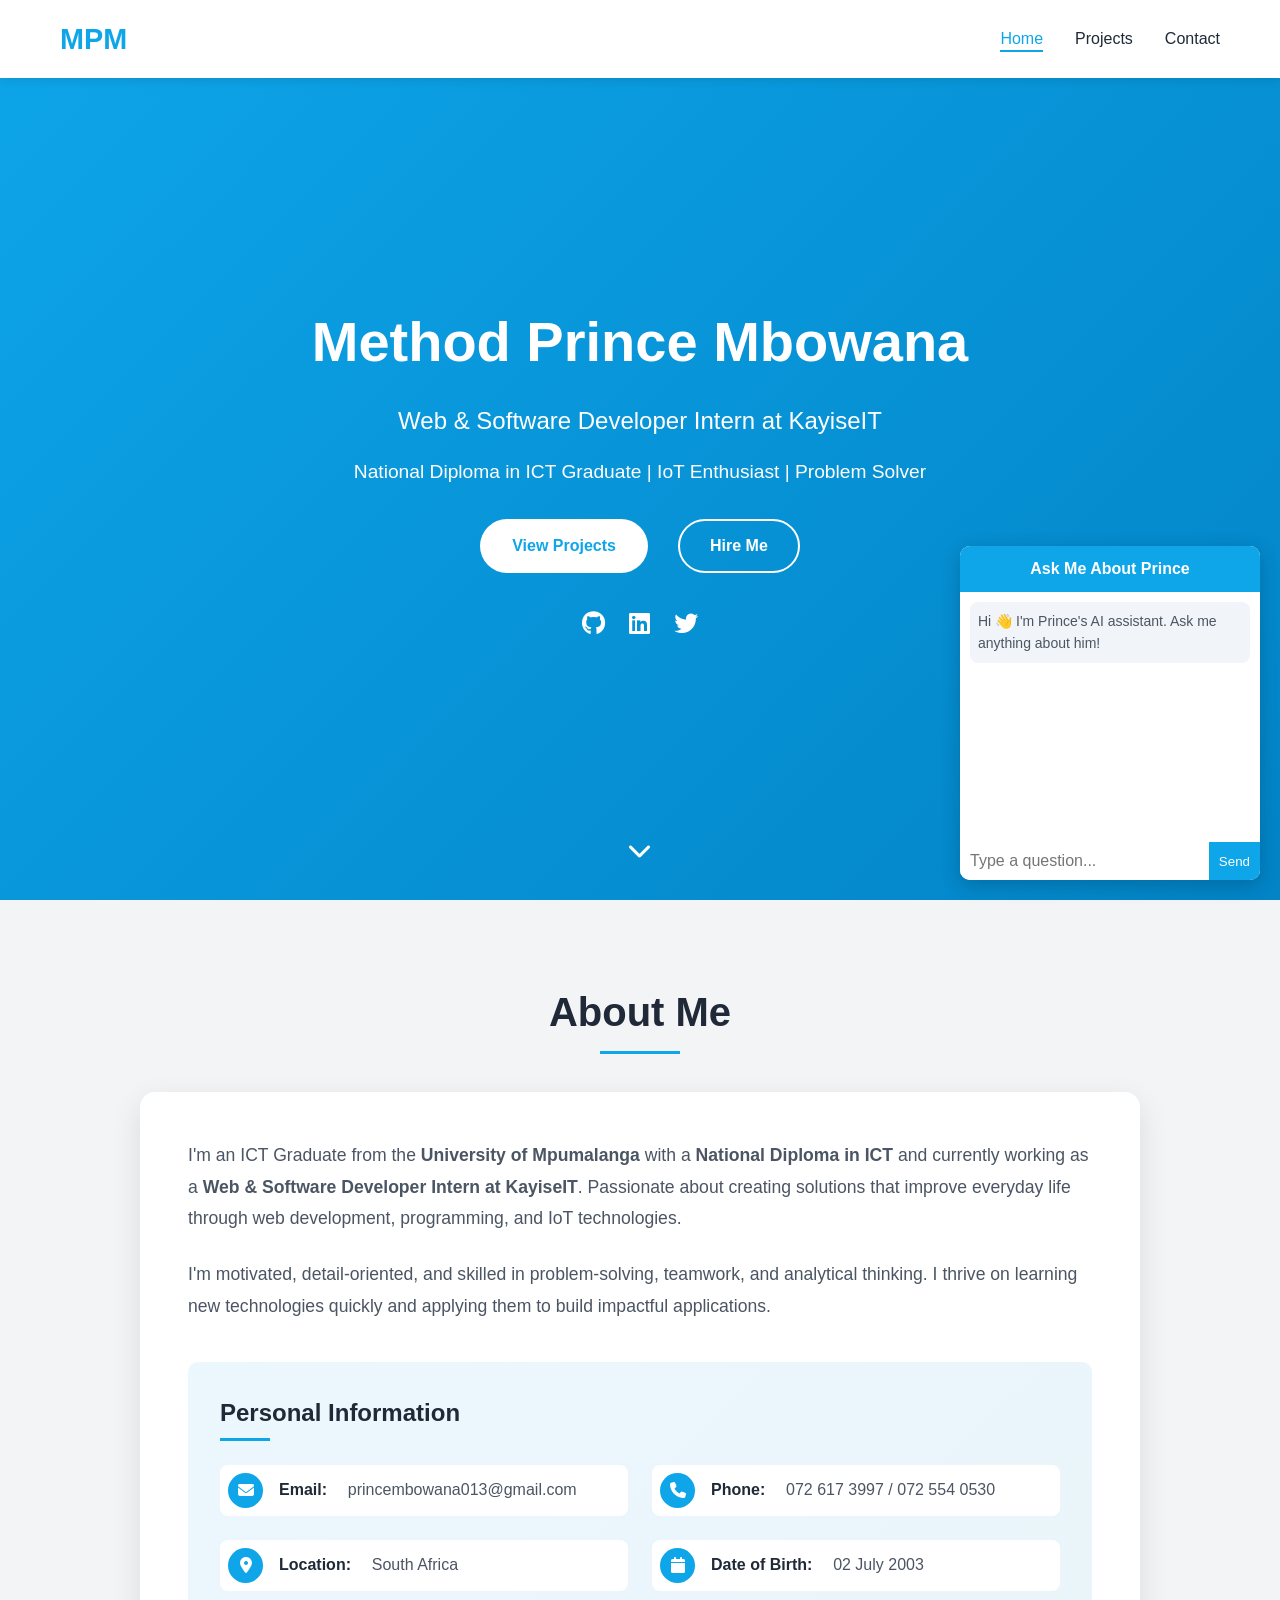
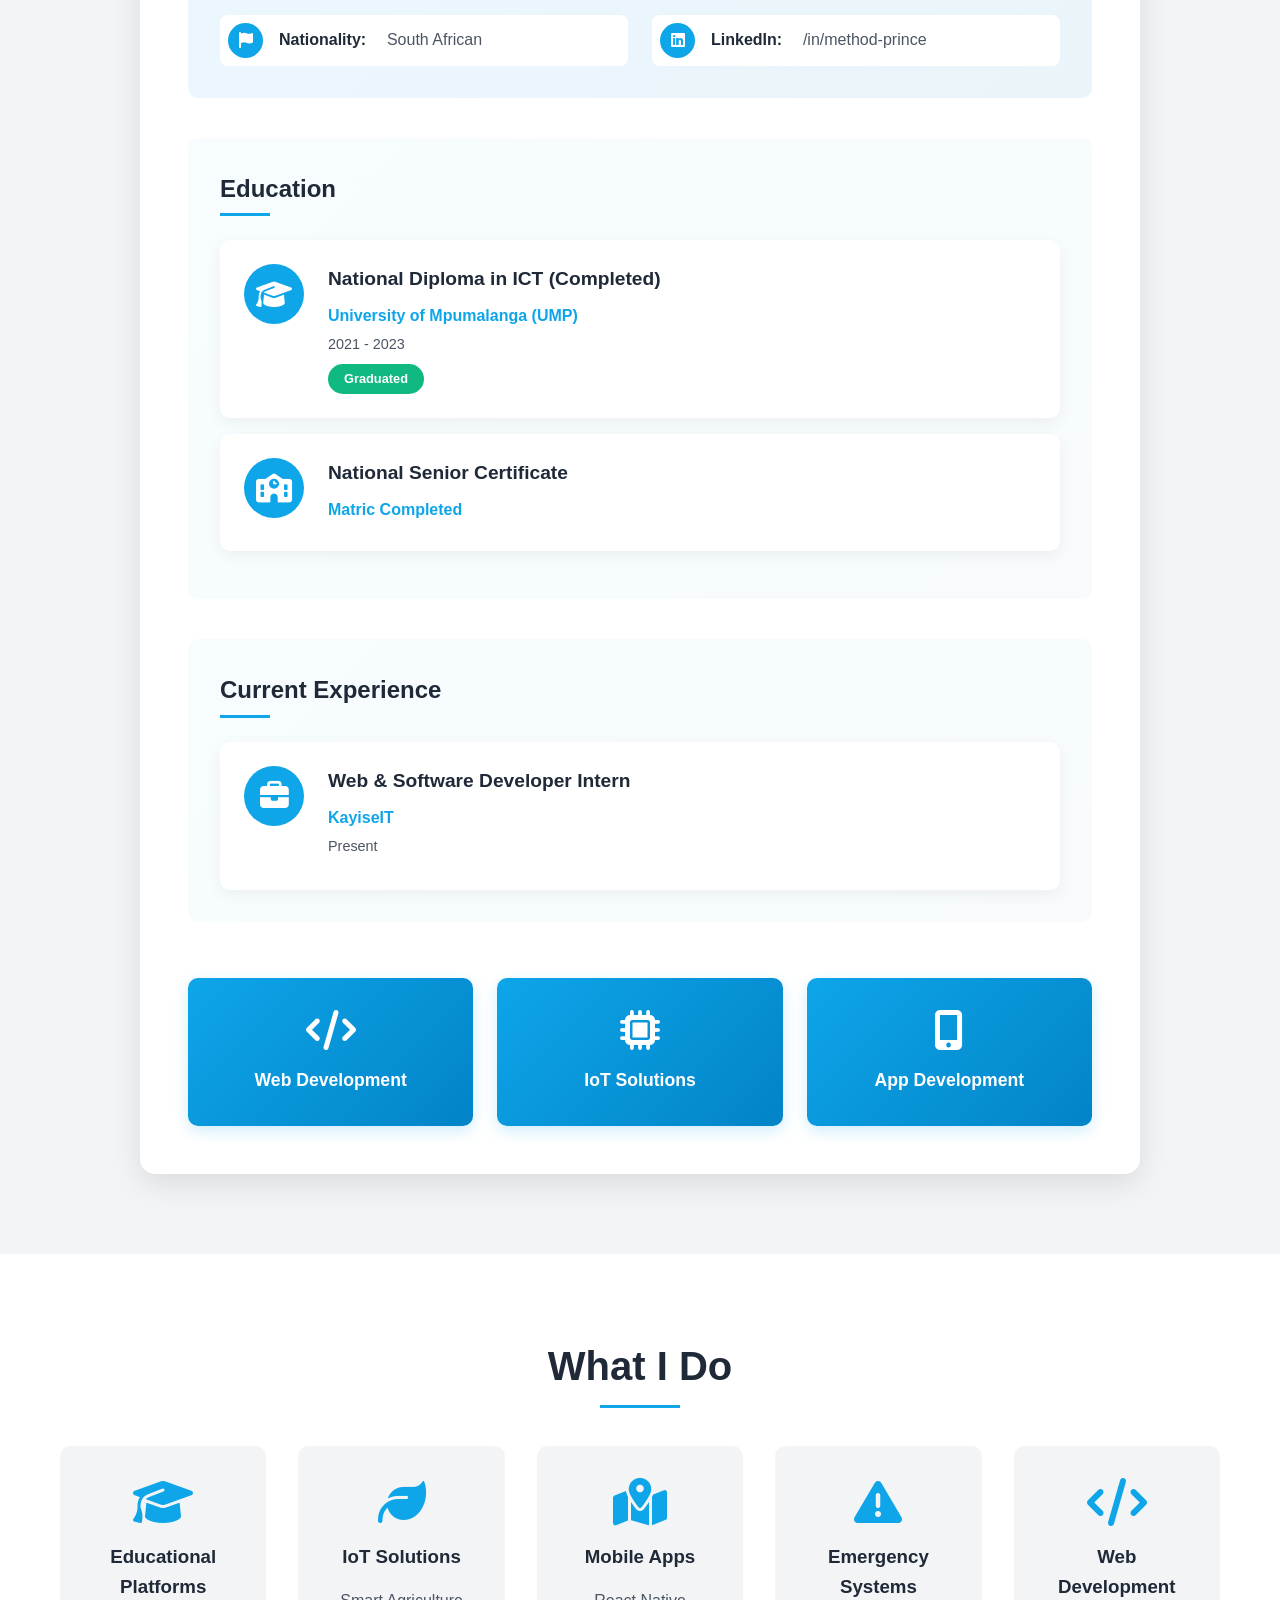
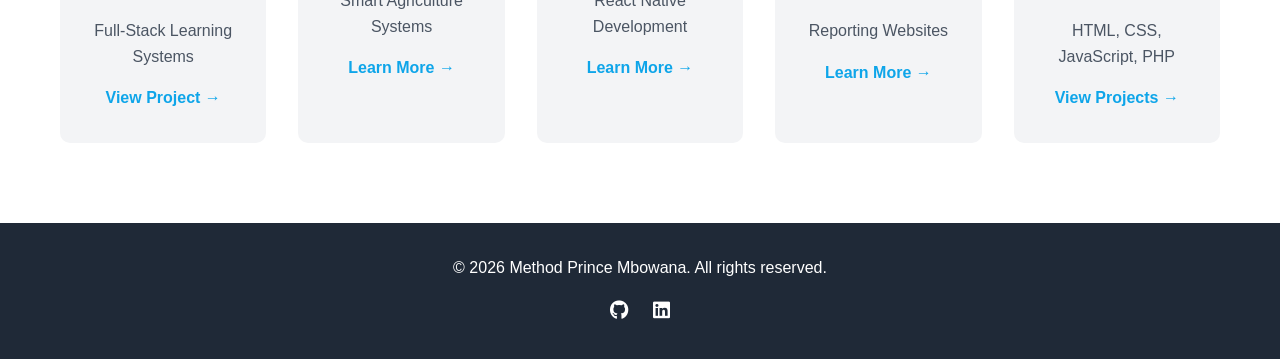
<file: index.html>
<!DOCTYPE html>
<html lang="en">
<head>
    <meta charset="UTF-8">
    <meta name="viewport" content="width=device-width, initial-scale=1.0">
    <title>Method Prince Mbowana - ICT Graduate</title>
    <link rel="stylesheet" href="style.css">
    <link rel="stylesheet" href="https://cdnjs.cloudflare.com/ajax/libs/font-awesome/6.4.0/css/all.min.css">
</head>

<body>
    <!-- Navigation -->
    <nav class="navbar">
        <div class="nav-container">
            <a href="index.html" class="nav-logo">MPM</a>
            <ul class="nav-menu">
                <li><a href="index.html" class="nav-link active">Home</a></li>
                <li><a href="projects.html" class="nav-link">Projects</a></li>
                <li><a href="contact.html" class="nav-link">Contact</a></li>
            </ul>
            <div class="hamburger">
                <span class="bar"></span>
                <span class="bar"></span>
                <span class="bar"></span>
            </div>
        </div>
    </nav>

    <!-- Hero Section -->
    <section id="home" class="hero">
        <div class="hero-content">
            <h1 class="hero-title">Method Prince Mbowana</h1>
            <p class="hero-subtitle">Web & Software Developer Intern at KayiseIT</p>
            <p class="hero-description">National Diploma in ICT Graduate | IoT Enthusiast | Problem Solver</p>
            <div class="hero-buttons">
                <a href="projects.html" class="btn btn-primary">View Projects</a>
                <a href="contact.html" class="btn btn-secondary">Hire Me</a>
            </div>
            <div class="hero-social">
                <a href="https://github.com/MethodPrince" target="_blank" class="social-link" title="GitHub"><i class="fab fa-github"></i></a>
                <a href="https://www.linkedin.com/in/method-prince-0aa6002a5?utm_source=share_via&utm_content=profile&utm_medium=member_ios" target="_blank" class="social-link" title="LinkedIn"><i class="fab fa-linkedin"></i></a>
                <a href="#" class="social-link" title="Twitter"><i class="fab fa-twitter"></i></a>
            </div>
        </div>
        <div class="hero-scroll">
            <a href="#about"><i class="fas fa-chevron-down"></i></a>
        </div>
    </section>

    <!-- About Section -->
    <section id="about" class="about">
        <div class="container">
            <h2 class="section-title">About Me</h2>
            <div class="about-content">
                <div class="about-text">
                    <p>I'm an ICT Graduate from the <strong>University of Mpumalanga</strong> with a <strong>National Diploma in ICT</strong> and currently working as a <strong>Web & Software Developer Intern at KayiseIT</strong>. Passionate about creating solutions that improve everyday life through web development, programming, and IoT technologies.</p>
                    <p>I'm motivated, detail-oriented, and skilled in problem-solving, teamwork, and analytical thinking. I thrive on learning new technologies quickly and applying them to build impactful applications.</p>
                    
                    <div class="personal-info">
                        <h3>Personal Information</h3>
                        <div class="info-grid">
                            <div class="info-item">
                                <i class="fas fa-envelope"></i>
                                <strong>Email:</strong> princembowana013@gmail.com
                            </div>
                            <div class="info-item">
                                <i class="fas fa-phone"></i>
                                <strong>Phone:</strong> 072 617 3997 / 072 554 0530
                            </div>
                            <div class="info-item">
                                <i class="fas fa-map-marker-alt"></i>
                                <strong>Location:</strong> South Africa
                            </div>
                            <div class="info-item">
                                <i class="fas fa-calendar"></i>
                                <strong>Date of Birth:</strong> 02 July 2003
                            </div>
                            <div class="info-item">
                                <i class="fas fa-flag"></i>
                                <strong>Nationality:</strong> South African
                            </div>
                            <div class="info-item">
                                <i class="fab fa-linkedin"></i>
                                <strong>LinkedIn:</strong> /in/method-prince
                            </div>
                        </div>
                    </div>
                </div>
                
                <div class="education-section">
                    <h3>Education</h3>
                    <div class="education-card">
                        <div class="edu-badge">
                            <i class="fas fa-graduation-cap"></i>
                        </div>
                        <div class="edu-details">
                            <h4>National Diploma in ICT (Completed)</h4>
                            <p class="institution">University of Mpumalanga (UMP)</p>
                            <p class="duration">2021 - 2023</p>
                            <span class="status-badge">Graduated</span>
                        </div>
                    </div>
                    <div class="education-card">
                        <div class="edu-badge">
                            <i class="fas fa-school"></i>
                        </div>
                        <div class="edu-details">
                            <h4>National Senior Certificate</h4>
                            <p class="institution">Matric Completed</p>
                        </div>
                    </div>
                </div>

                <div class="experience-section">
                    <h3>Current Experience</h3>
                    <div class="experience-card">
                        <div class="exp-icon">
                            <i class="fas fa-briefcase"></i>
                        </div>
                        <div class="exp-details">
                            <h4>Web & Software Developer Intern</h4>
                            <p class="company">KayiseIT</p>
                            <p class="duration">Present</p>
                        </div>
                    </div>
                </div>

                <div class="highlights">
                    <div class="highlight-box">
                        <i class="fas fa-code"></i>
                        <h4>Web Development</h4>
                    </div>
                    <div class="highlight-box">
                        <i class="fas fa-microchip"></i>
                        <h4>IoT Solutions</h4>
                    </div>
                    <div class="highlight-box">
                        <i class="fas fa-mobile-alt"></i>
                        <h4>App Development</h4>
                    </div>
                </div>
            </div>
        </div>
    </section>

    <!-- Quick Preview Section -->
    <section class="preview">
        <div class="container">
            <h2 class="section-title">What I Do</h2>
            <div class="preview-grid">
                <div class="preview-card">
                    <i class="fas fa-graduation-cap"></i>
                    <h3>Educational Platforms</h3>
                    <p>Full-Stack Learning Systems</p>
                    <a href="projects.html" class="preview-link">View Project →</a>
                </div>
                <div class="preview-card">
                    <i class="fas fa-leaf"></i>
                    <h3>IoT Solutions</h3>
                    <p>Smart Agriculture Systems</p>
                    <a href="projects.html" class="preview-link">Learn More →</a>
                </div>
                <div class="preview-card">
                    <i class="fas fa-map-marked-alt"></i>
                    <h3>Mobile Apps</h3>
                    <p>React Native Development</p>
                    <a href="projects.html" class="preview-link">Learn More →</a>
                </div>
                <div class="preview-card">
                    <i class="fas fa-exclamation-triangle"></i>
                    <h3>Emergency Systems</h3>
                    <p>Reporting Websites</p>
                    <a href="projects.html" class="preview-link">Learn More →</a>
                </div>
                <div class="preview-card">
                    <i class="fas fa-code"></i>
                    <h3>Web Development</h3>
                    <p>HTML, CSS, JavaScript, PHP</p>
                    <a href="projects.html" class="preview-link">View Projects →</a>
                </div>
            </div>
        </div>
    </section>

    <!-- Footer -->
    <footer>
        <div class="container">
            <p>&copy; 2026 Method Prince Mbowana. All rights reserved.</p>
            <div class="footer-social">
                <a href="https://github.com/MethodPrince" target="_blank"><i class="fab fa-github"></i></a>
                <a href="https://www.linkedin.com/in/method-prince-0aa6002a5?utm_source=share_via&utm_content=profile&utm_medium=member_ios" target="_blank"><i class="fab fa-linkedin"></i></a>
            </div>
        </div>
    </footer>

    <!-- AI Chat Widget -->
    <div class="chat-container">
        <div class="chat-header">Ask Me About Prince</div>
        
        <div class="chat-box" id="chatBox">
            <div class="bot-message">Hi 👋 I'm Prince's AI assistant. Ask me anything about him!</div>
        </div>
    
        <div class="chat-input">
            <input type="text" id="userInput" placeholder="Type a question..." />
            <button id="sendBtn">Send</button>
        </div>
    </div>

    <script src="script.js"></script>
</body>
</html>
</file>
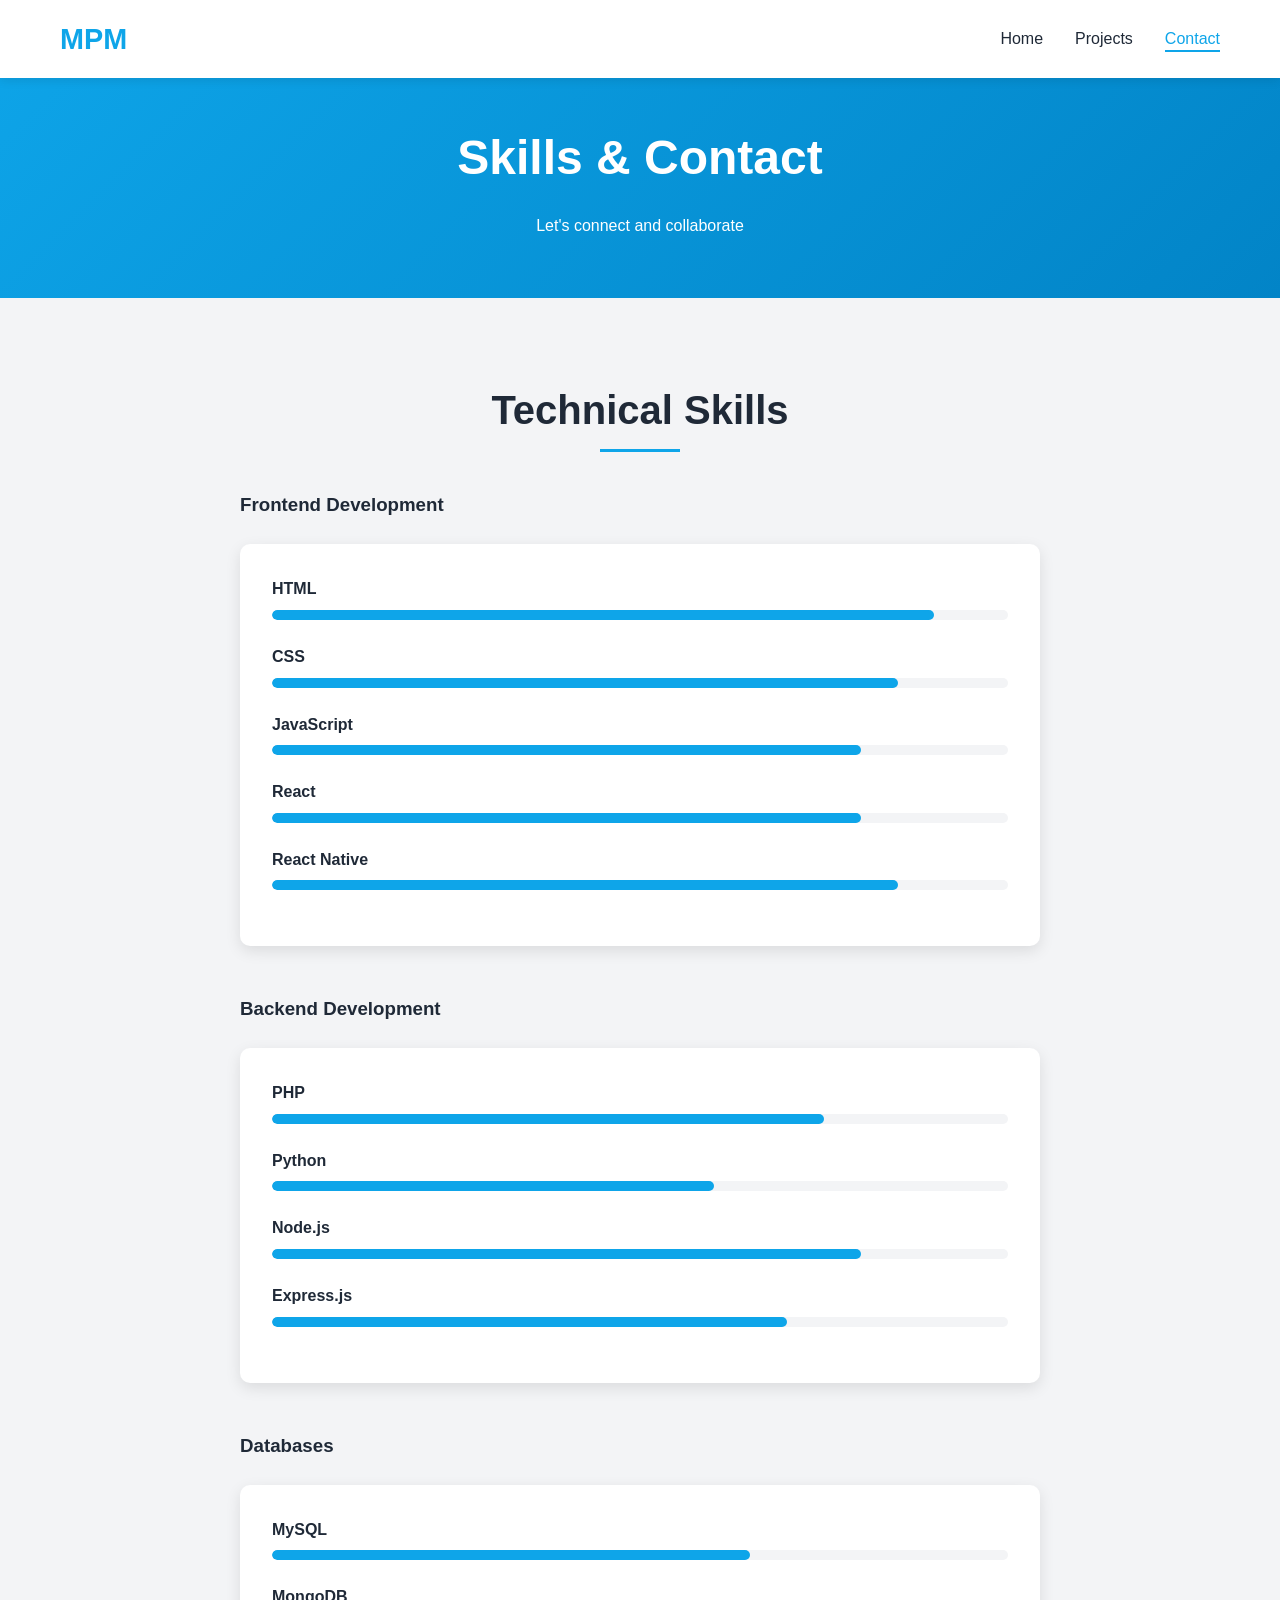
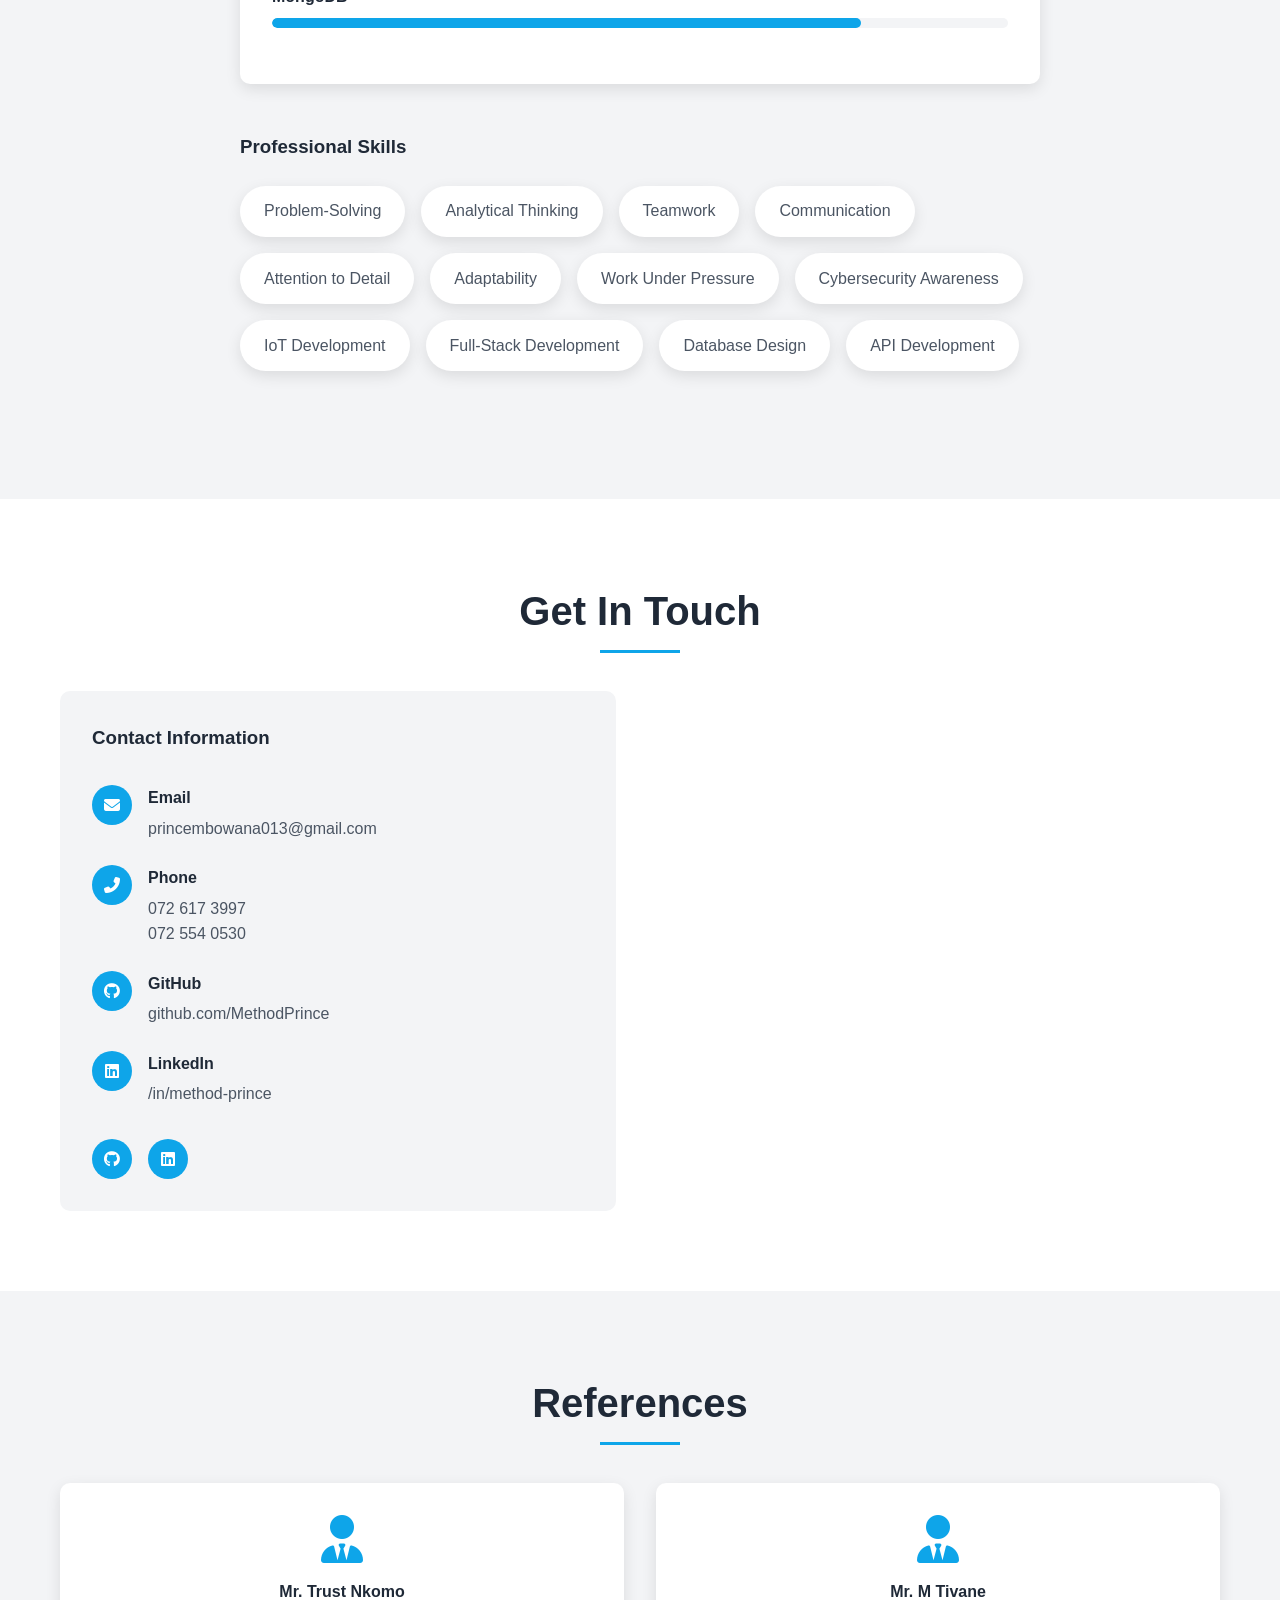
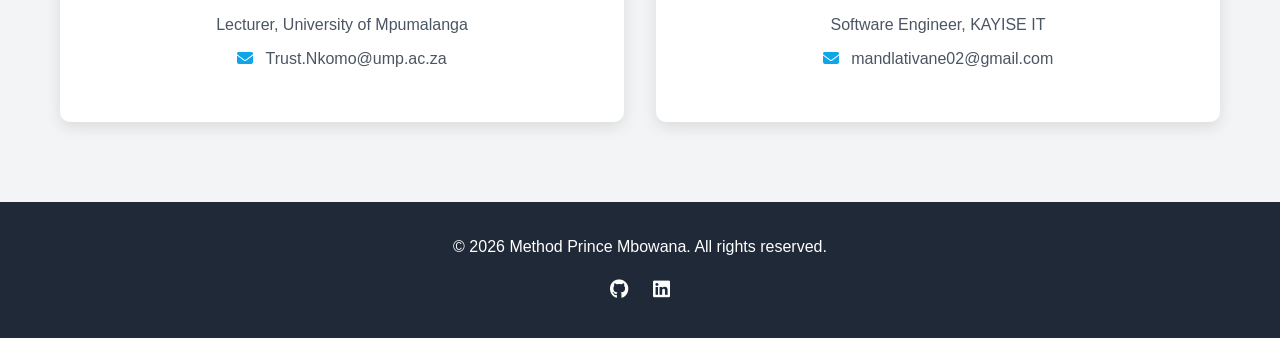
<file: contact.html>
<!DOCTYPE html>
<html lang="en">
<head>
    <meta charset="UTF-8">
    <meta name="viewport" content="width=device-width, initial-scale=1.0">
    <title>Method Prince Mbowana - Contact & Skills</title>
    <link rel="stylesheet" href="style.css">
    <link rel="stylesheet" href="https://cdnjs.cloudflare.com/ajax/libs/font-awesome/6.4.0/css/all.min.css">
</head>
<body>
    <!-- Navigation -->
    <nav class="navbar">
        <div class="nav-container">
            <a href="index.html" class="nav-logo">MPM</a>
            <ul class="nav-menu">
                <li><a href="index.html" class="nav-link">Home</a></li>
                <li><a href="projects.html" class="nav-link">Projects</a></li>
                <li><a href="contact.html" class="nav-link active">Contact</a></li>
            </ul>
            <div class="hamburger">
                <span class="bar"></span>
                <span class="bar"></span>
                <span class="bar"></span>
            </div>
        </div>
    </nav>

    <!-- Page Header -->
    <section class="page-header">
        <div class="container">
            <h1>Skills & Contact</h1>
            <p>Let's connect and collaborate</p>
        </div>
    </section>

    <!-- Skills Section -->
    <section class="skills-section">
        <div class="container">
            <h2 class="section-title">Technical Skills</h2>
            
            <div class="skills-container">
                <div class="skill-category">
                    <h3>Frontend Development</h3>
                    <div class="skill-items">
                        <div class="skill-item">
                            <span>HTML</span>
                            <div class="skill-bar">
                                <div class="skill-progress" style="width: 90%"></div>
                            </div>
                        </div>
                        <div class="skill-item">
                            <span>CSS</span>
                            <div class="skill-bar">
                                <div class="skill-progress" style="width: 85%"></div>
                            </div>
                        </div>
                        <div class="skill-item">
                            <span>JavaScript</span>
                            <div class="skill-bar">
                                <div class="skill-progress" style="width: 80%"></div>
                            </div>
                        </div>
                        <div class="skill-item">
                            <span>React</span>
                            <div class="skill-bar">
                                <div class="skill-progress" style="width: 80%"></div>
                            </div>
                        </div>
                        <div class="skill-item">
                            <span>React Native</span>
                            <div class="skill-bar">
                                <div class="skill-progress" style="width: 85%"></div>
                            </div>
                        </div>
                    </div>
                </div>

                <div class="skill-category">
                    <h3>Backend Development</h3>
                    <div class="skill-items">
                        <div class="skill-item">
                            <span>PHP</span>
                            <div class="skill-bar">
                                <div class="skill-progress" style="width: 75%"></div>
                            </div>
                        </div>
                        <div class="skill-item">
                            <span>Python</span>
                            <div class="skill-bar">
                                <div class="skill-progress" style="width: 60%"></div>
                            </div>
                        </div>
                        <div class="skill-item">
                            <span>Node.js</span>
                            <div class="skill-bar">
                                <div class="skill-progress" style="width: 80%"></div>
                            </div>
                        </div>
                        <div class="skill-item">
                            <span>Express.js</span>
                            <div class="skill-bar">
                                <div class="skill-progress" style="width: 70%"></div>
                            </div>
                        </div>
                    </div>
                </div>

                <div class="skill-category">
                    <h3>Databases</h3>
                    <div class="skill-items">
                        <div class="skill-item">
                            <span>MySQL</span>
                            <div class="skill-bar">
                                <div class="skill-progress" style="width: 65%"></div>
                            </div>
                        </div>
                        <div class="skill-item">
                            <span>MongoDB</span>
                            <div class="skill-bar">
                                <div class="skill-progress" style="width: 80%"></div>
                            </div>
                        </div>
                    </div>
                </div>

                
                <div class="skill-category">
                    <h3>Professional Skills</h3>
                    <div class="skills-grid">
                        <div class="skill-tag">Problem-Solving</div>
                        <div class="skill-tag">Analytical Thinking</div>
                        <div class="skill-tag">Teamwork</div>
                        <div class="skill-tag">Communication</div>
                        <div class="skill-tag">Attention to Detail</div>
                        <div class="skill-tag">Adaptability</div>
                        <div class="skill-tag">Work Under Pressure</div>
                        <div class="skill-tag">Cybersecurity Awareness</div>
                        <div class="skill-tag">IoT Development</div>
                        <div class="skill-tag">Full-Stack Development</div>
                        <div class="skill-tag">Database Design</div>
                        <div class="skill-tag">API Development</div>
                    </div>
                </div>
            </div>
        </div>
    </section>

    <!-- Contact Section -->
    <section class="contact-section">
        <div class="container">
            <h2 class="section-title">Get In Touch</h2>
            
            <div class="contact-container">
                <div class="contact-info">
                    <h3>Contact Information</h3>
                    
                    <div class="contact-details">
                        <div class="contact-item">
                            <i class="fas fa-envelope"></i>
                            <div>
                                <h4>Email</h4>
                                <p>princembowana013@gmail.com</p>
                            </div>
                        </div>
                        
                        <div class="contact-item">
                            <i class="fas fa-phone-alt"></i>
                            <div>
                                <h4>Phone</h4>
                                <p>072 617 3997</p>
                                <p>072 554 0530</p>
                            </div>
                        </div>
                        
                        <div class="contact-item">
                            <i class="fab fa-github"></i>
                            <div>
                                <h4>GitHub</h4>
                                <p>github.com/MethodPrince</p>
                            </div>
                        </div>

                        <div class="contact-item">
                            <i class="fab fa-linkedin"></i>
                            <div>
                                <h4>LinkedIn</h4>
                                <p>/in/method-prince</p>
                            </div>
                        </div>
                    </div>

                    <div class="social-links">
                        <a href="https://github.com/MethodPrince" target="_blank" title="GitHub"><i class="fab fa-github"></i></a>
                        <a href="https://www.linkedin.com/in/method-prince-0aa6002a5?utm_source=share_via&utm_content=profile&utm_medium=member_ios" target="_blank" title="LinkedIn"><i class="fab fa-linkedin"></i></a>
                        
                    </div>
                </div>

            </div>
        </div>
    </section>

    <!-- References Section -->
    <section class="references-section">
        <div class="container">
            <h2 class="section-title">References</h2>
            
            <div class="references-grid">
                <div class="reference-card">
                    <i class="fas fa-user-tie"></i>
                    <h4>Mr. Trust Nkomo</h4>
                    <p>Lecturer, University of Mpumalanga</p>
                    <p><i class="fas fa-envelope"></i> Trust.Nkomo@ump.ac.za</p>
                </div>
                
                <div class="reference-card">
                    <i class="fas fa-user-tie"></i>
                    <h4>Mr. M Tivane</h4>
                    <p>Software Engineer, KAYISE IT</p>
                    <p><i class="fas fa-envelope"></i> mandlativane02@gmail.com</p>
                </div>
            </div>
        </div>
    </section>

    <!-- Footer -->
    <footer>
        <div class="container">
            <p>&copy; 2026 Method Prince Mbowana. All rights reserved.</p>
            <div class="footer-social">
                <a href="https://github.com/MethodPrince" target="_blank"><i class="fab fa-github"></i></a>
                <a href="https://www.linkedin.com/in/method-prince-0aa6002a5?utm_source=share_via&utm_content=profile&utm_medium=member_ios" target="_blank"><i class="fab fa-linkedin"></i></a>
            </div>
        </div>
    </footer>

    <script src="script.js"></script>
</body>
</html>
</file>
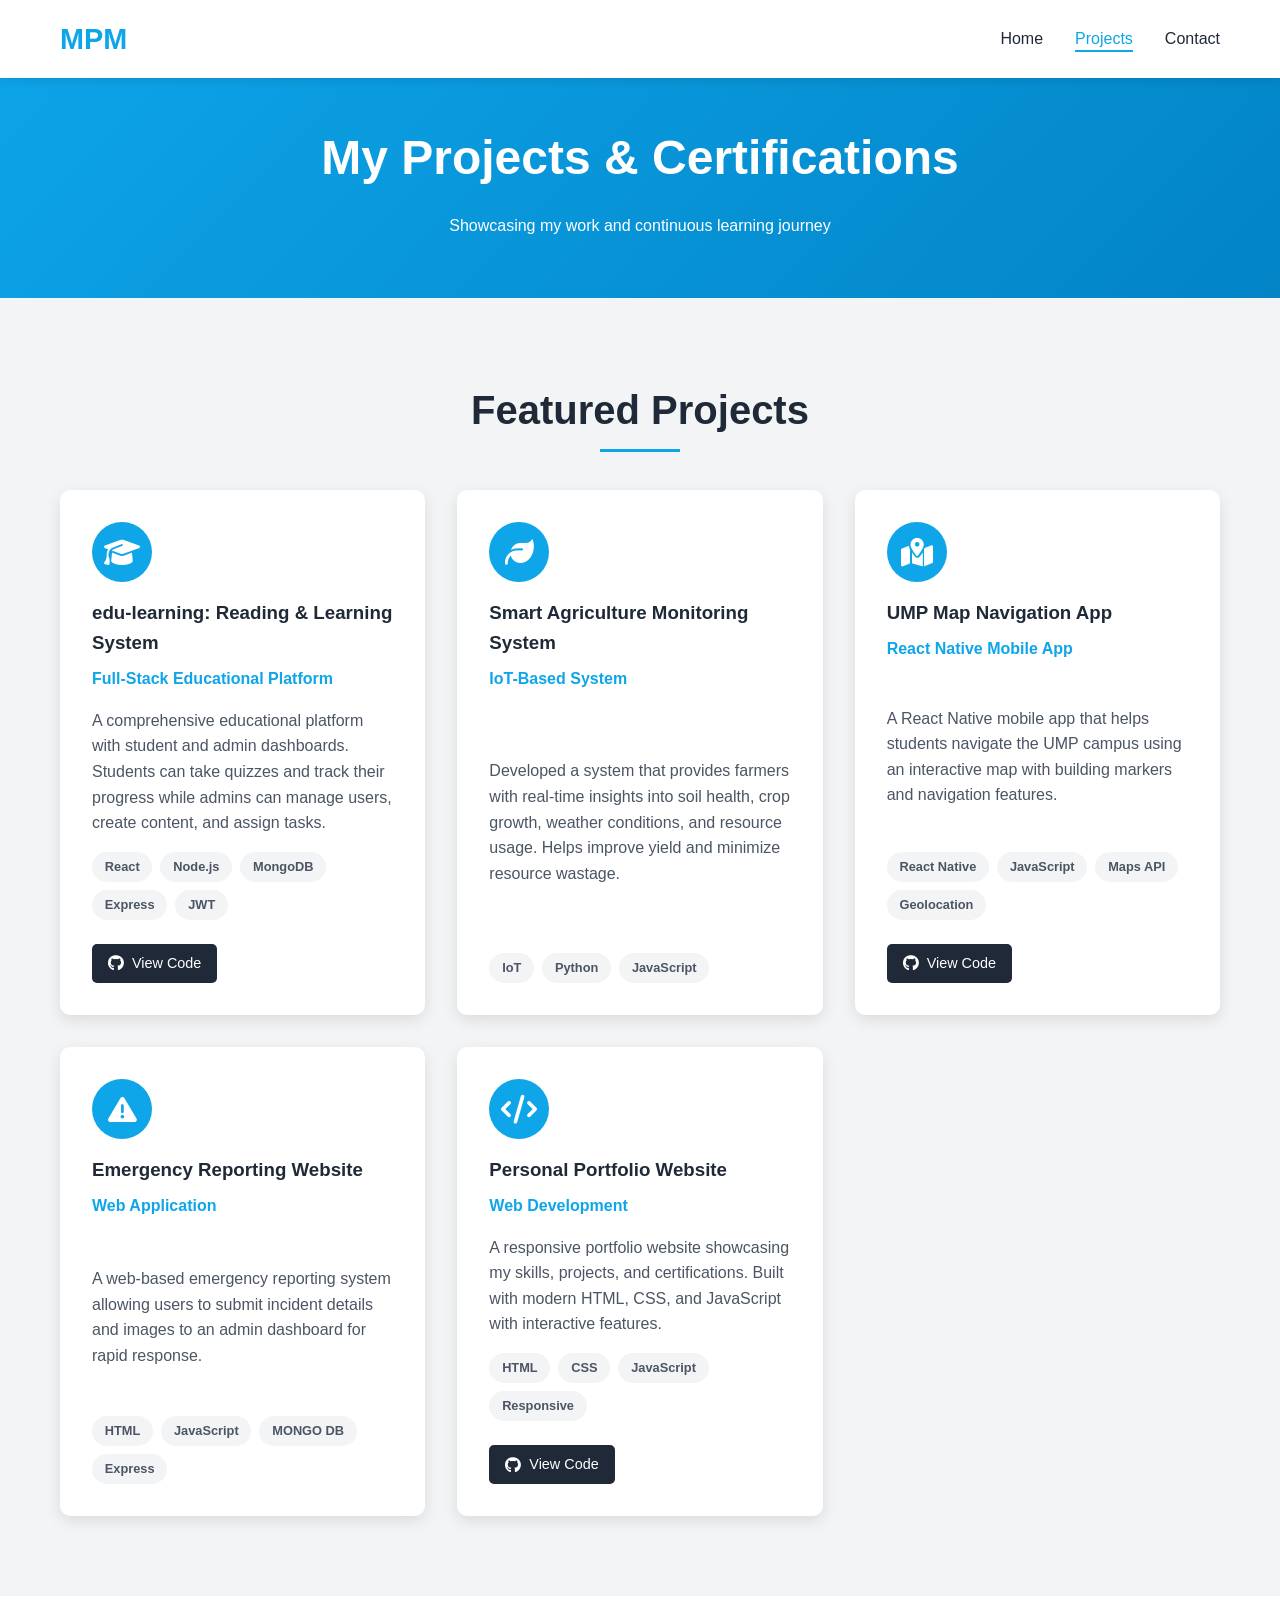
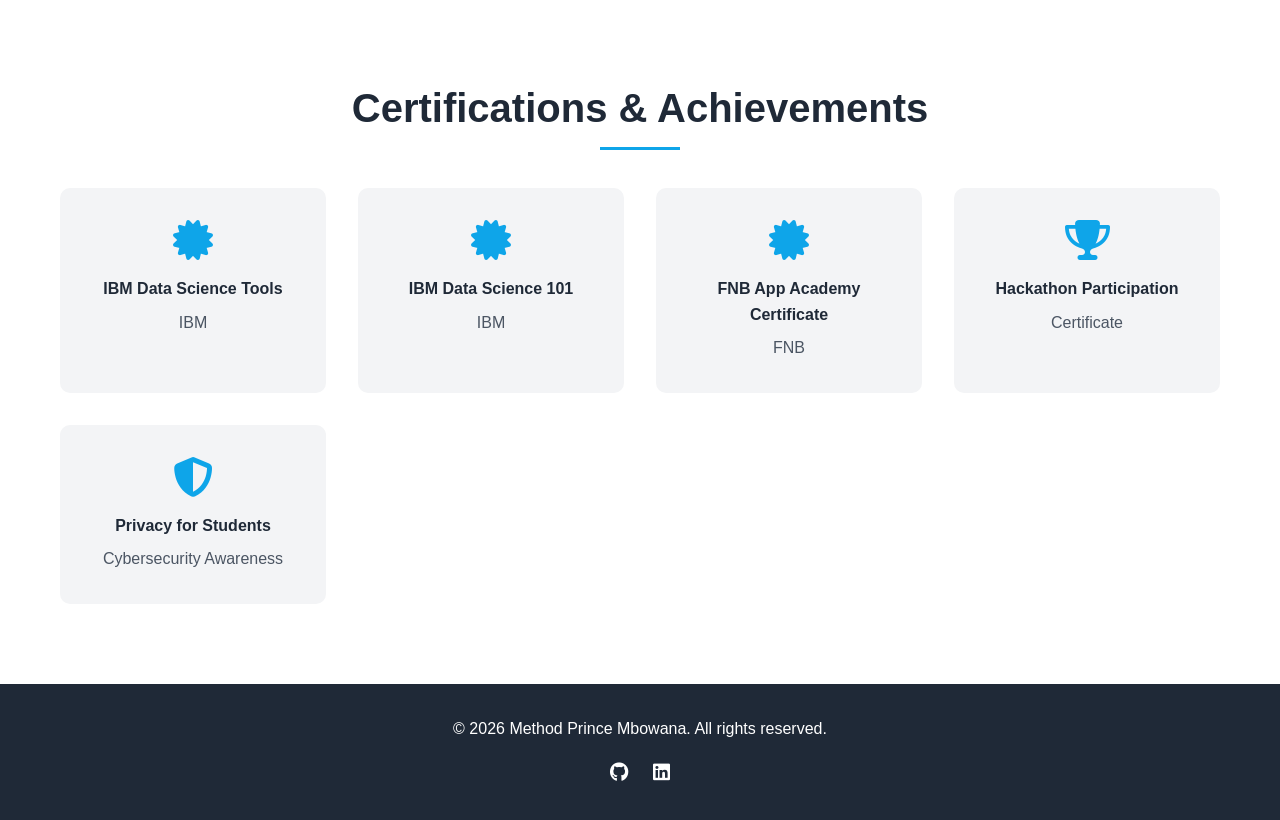
<file: projects.html>
<!DOCTYPE html>
<html lang="en">
<head>
    <meta charset="UTF-8">
    <meta name="viewport" content="width=device-width, initial-scale=1.0">
    <title>Method Prince Mbowana - Projects & Certifications</title>
    <link rel="stylesheet" href="style.css">
    <link rel="stylesheet" href="https://cdnjs.cloudflare.com/ajax/libs/font-awesome/6.4.0/css/all.min.css">
</head>
<body>
    <!-- Navigation -->
    <nav class="navbar">
        <div class="nav-container">
            <a href="index.html" class="nav-logo">MPM</a>
            <ul class="nav-menu">
                <li><a href="index.html" class="nav-link">Home</a></li>
                <li><a href="projects.html" class="nav-link active">Projects</a></li>
                <li><a href="contact.html" class="nav-link">Contact</a></li>
            </ul>
            <div class="hamburger">
                <span class="bar"></span>
                <span class="bar"></span>
                <span class="bar"></span>
            </div>
        </div>
    </nav>

    <!-- Page Header -->
    <section class="page-header">
        <div class="container">
            <h1>My Projects & Certifications</h1>
            <p>Showcasing my work and continuous learning journey</p>
        </div>
    </section>

    <!-- Projects Section -->
    <section class="projects-section">
        <div class="container">
            <h2 class="section-title">Featured Projects</h2>
            
            <div class="projects-grid">
                <!-- Project 1: edu-learning (Reading & Learning System) -->
                <div class="project-card">
                    <div class="project-icon">
                        <i class="fas fa-graduation-cap"></i>
                    </div>
                    <h3>edu-learning: Reading & Learning System</h3>
                    <p class="project-type">Full-Stack Educational Platform</p>
                    <p>A comprehensive educational platform with student and admin dashboards. Students can take quizzes and track their progress while admins can manage users, create content, and assign tasks.</p>
                    <div class="project-tech">
                        <span>React</span>
                        <span>Node.js</span>
                        <span>MongoDB</span>
                        <span>Express</span>
                        <span>JWT</span>
                    </div>
                    <div class="project-links">
                        <a href="https://github.com/kayise-it/edu-learning.git" target="_blank" class="project-github">
                            <i class="fab fa-github"></i> View Code
                        </a>
                    </div>
                </div>

                <!-- Project 2: Smart Agriculture Monitoring System -->
                <div class="project-card">
                    <div class="project-icon">
                        <i class="fas fa-leaf"></i>
                    </div>
                    <h3>Smart Agriculture Monitoring System</h3>
                    <p class="project-type">IoT-Based System</p>
                    <p>Developed a system that provides farmers with real-time insights into soil health, crop growth, weather conditions, and resource usage. Helps improve yield and minimize resource wastage.</p>
                    <div class="project-tech">
                        <span>IoT</span>
                        <span>Python</span>
                    
                        <span>JavaScript</span>
                    </div>
                </div>

                <!-- Project 3: UMP Map Navigation App -->
                <div class="project-card">
                    <div class="project-icon">
                        <i class="fas fa-map-marked-alt"></i>
                    </div>
                    <h3>UMP Map Navigation App</h3>
                    <p class="project-type">React Native Mobile App</p>
                    <p>A React Native mobile app that helps students navigate the UMP campus using an interactive map with building markers and navigation features.</p>
                    <div class="project-tech">
                        <span>React Native</span>
                        <span>JavaScript</span>
                        <span>Maps API</span>
                        <span>Geolocation</span>
                    </div>
                    <div class="project-links">
                        <a href="https://github.com/BassH331/UMP-Map-App.git" target="_blank" class="project-github">
                            <i class="fab fa-github"></i> View Code
                        </a>
                    </div>
                   
                </div>

                <!-- Project 4: Emergency Reporting Website -->
                <div class="project-card">
                    <div class="project-icon">
                        <i class="fas fa-exclamation-triangle"></i>
                    </div>
                    <h3>Emergency Reporting Website</h3>
                    <p class="project-type">Web Application</p>
                    <p>A web-based emergency reporting system allowing users to submit incident details and images to an admin dashboard for rapid response.</p>
                    <div class="project-tech">
                        <span>HTML</span>
                        <span>JavaScript</span>
                        <span>MONGO DB</span>
                        <span>Express</span>
                    </div>
                    
                </div>

                <!-- Project 5: Personal Portfolio Website -->
                <div class="project-card">
                    <div class="project-icon">
                        <i class="fas fa-code"></i>
                    </div>
                    <h3>Personal Portfolio Website</h3>
                    <p class="project-type">Web Development</p>
                    <p>A responsive portfolio website showcasing my skills, projects, and certifications. Built with modern HTML, CSS, and JavaScript with interactive features.</p>
                    <div class="project-tech">
                        <span>HTML</span>
                        <span>CSS</span>
                        <span>JavaScript</span>
                        <span>Responsive</span>
                    </div>
                    <div class="project-links">
                        <a href="https://github.com/MethodPrince" target="_blank" class="project-github">
                            <i class="fab fa-github"></i> View Code
                        </a>
                    </div>
                </div>
            </div>
        </div>
    </section>

    <!-- Certifications Section -->
    <section class="certifications-section">
        <div class="container">
            <h2 class="section-title">Certifications & Achievements</h2>
            
            <div class="cert-grid">
                <div class="cert-card">
                    <i class="fas fa-certificate"></i>
                    <h4>IBM Data Science Tools</h4>
                    <p>IBM</p>
                </div>
                <div class="cert-card">
                    <i class="fas fa-certificate"></i>
                    <h4>IBM Data Science 101</h4>
                    <p>IBM</p>
                </div>
                <div class="cert-card">
                    <i class="fas fa-certificate"></i>
                    <h4>FNB App Academy Certificate</h4>
                    <p>FNB</p>
                </div>
                <div class="cert-card">
                    <i class="fas fa-trophy"></i>
                    <h4>Hackathon Participation</h4>
                    <p>Certificate</p>
                </div>
                <div class="cert-card">
                    <i class="fas fa-shield-alt"></i>
                    <h4>Privacy for Students</h4>
                    <p>Cybersecurity Awareness</p>
                </div>
            </div>
        </div>
    </section>

    <!-- Footer -->
    <footer>
        <div class="container">
            <p>&copy; 2026 Method Prince Mbowana. All rights reserved.</p>
            <div class="footer-social">
                <a href="https://github.com/MethodPrince" target="_blank"><i class="fab fa-github"></i></a>
                <a href="https://www.linkedin.com/in/method-prince-0aa6002a5?utm_source=share_via&utm_content=profile&utm_medium=member_ios" target="_blank"><i class="fab fa-linkedin"></i></a>
            </div>
        </div>
    </footer>

    <script src="script.js"></script>
</body>
</html>
</file>
<file: style.css>
/* ===== RESET & BASE ===== */
* {
    margin: 0;
    padding: 0;
    box-sizing: border-box;
}

:root {
    --primary-color: #0ea5e9;      /* Sky blue */
    --secondary-color: #0284c7;     /* Darker sky blue */
    --accent-color: #38bdf8;        /* Light sky blue */
    --dark-color: #1f2937;
    --light-color: #f3f4f6;
    --text-color: #4b5563;
    --white: #ffffff;
    --transition: all 0.3s ease;
}

html {
    scroll-behavior: smooth;
}

body {
    font-family: 'Segoe UI', Tahoma, Geneva, Verdana, sans-serif;
    line-height: 1.6;
    color: var(--text-color);
    overflow-x: hidden; /* Prevent horizontal scroll */
}

.container {
    max-width: 1200px;
    margin: 0 auto;
    padding: 0 20px;
    width: 100%;
}

/* ===== NAVIGATION ===== */
.navbar {
    background: var(--white);
    box-shadow: 0 2px 10px rgba(0, 0, 0, 0.1);
    position: fixed;
    width: 100%;
    top: 0;
    z-index: 1000;
}

.nav-container {
    max-width: 1200px;
    margin: 0 auto;
    padding: 1rem 20px;
    display: flex;
    justify-content: space-between;
    align-items: center;
}

.nav-logo {
    font-size: 1.8rem;
    font-weight: 700;
    color: var(--primary-color);
    text-decoration: none;
}

.nav-menu {
    display: flex;
    list-style: none;
    gap: 2rem;
}

.nav-link {
    text-decoration: none;
    color: var(--dark-color);
    font-weight: 500;
    transition: var(--transition);
    position: relative;
}

.nav-link:hover,
.nav-link.active {
    color: var(--primary-color);
}

.nav-link::after {
    content: '';
    position: absolute;
    bottom: -5px;
    left: 0;
    width: 0;
    height: 2px;
    background: var(--primary-color);
    transition: var(--transition);
}

.nav-link:hover::after,
.nav-link.active::after {
    width: 100%;
}

.hamburger {
    display: none;
    cursor: pointer;
}

.bar {
    display: block;
    width: 25px;
    height: 3px;
    margin: 5px auto;
    background: var(--dark-color);
    transition: var(--transition);
}

/* ===== HERO SECTION ===== */
.hero {
    min-height: 100vh;
    background: linear-gradient(135deg, #0ea5e9 0%, #0284c7 100%);
    display: flex;
    align-items: center;
    justify-content: center;
    text-align: center;
    color: var(--white);
    padding: 80px 20px 40px;
    position: relative;
}

.hero-content {
    max-width: 800px;
    width: 100%;
    padding: 0 15px;
}

.hero-title {
    font-size: 3.5rem;
    margin-bottom: 1rem;
    animation: fadeInUp 1s ease;
    word-wrap: break-word;
}

.hero-subtitle {
    font-size: 1.5rem;
    margin-bottom: 1rem;
    animation: fadeInUp 1s ease 0.2s;
    animation-fill-mode: both;
    word-wrap: break-word;
}

.hero-description {
    font-size: 1.2rem;
    margin-bottom: 2rem;
    animation: fadeInUp 1s ease 0.4s;
    animation-fill-mode: both;
    word-wrap: break-word;
}

.hero-buttons {
    margin-bottom: 2rem;
    animation: fadeInUp 1s ease 0.6s;
    animation-fill-mode: both;
    display: flex;
    flex-wrap: wrap;
    justify-content: center;
    gap: 10px;
}

.btn {
    display: inline-block;
    padding: 12px 30px;
    border-radius: 30px;
    text-decoration: none;
    font-weight: 600;
    margin: 0 10px;
    transition: var(--transition);
    border: 2px solid transparent;
    white-space: nowrap;
}

.btn-primary {
    background: var(--white);
    color: var(--primary-color);
}

.btn-primary:hover {
    transform: translateY(-3px);
    box-shadow: 0 5px 15px rgba(14, 165, 233, 0.3);
}

.btn-secondary {
    background: transparent;
    color: var(--white);
    border-color: var(--white);
}

.btn-secondary:hover {
    background: var(--white);
    color: var(--primary-color);
    transform: translateY(-3px);
}

.hero-social {
    animation: fadeInUp 1s ease 0.8s;
    animation-fill-mode: both;
}

.social-link {
    color: var(--white);
    font-size: 1.5rem;
    margin: 0 10px;
    transition: var(--transition);
    display: inline-block;
    position: relative;
}

.social-link:hover {
    transform: translateY(-3px);
    opacity: 0.9;
}

.hero-scroll {
    position: absolute;
    bottom: 30px;
    left: 50%;
    transform: translateX(-50%);
    animation: bounce 2s infinite;
}

.hero-scroll a {
    color: var(--white);
    font-size: 1.5rem;
}

/* ===== ABOUT SECTION ===== */
.about {
    padding: 80px 0;
    background: var(--light-color);
}

.section-title {
    text-align: center;
    font-size: 2.5rem;
    color: var(--dark-color);
    margin-bottom: 3rem;
    position: relative;
    word-wrap: break-word;
}

.section-title::after {
    content: '';
    position: absolute;
    bottom: -10px;
    left: 50%;
    transform: translateX(-50%);
    width: 80px;
    height: 3px;
    background: var(--primary-color);
}

.about-content {
    max-width: 1000px;
    margin: 0 auto;
    background: var(--white);
    border-radius: 15px;
    padding: 3rem;
    box-shadow: 0 10px 30px rgba(0, 0, 0, 0.1);
}

.about-text p {
    margin-bottom: 1.5rem;
    font-size: 1.1rem;
    line-height: 1.8;
    color: var(--text-color);
    word-wrap: break-word;
}

/* Personal Info Section */
.personal-info {
    margin: 2.5rem 0;
    padding: 2rem;
    background: linear-gradient(135deg, #0ea5e915 0%, #0284c715 100%);
    border-radius: 10px;
    overflow: hidden;
}

.personal-info h3 {
    color: var(--dark-color);
    margin-bottom: 1.5rem;
    font-size: 1.5rem;
    position: relative;
    padding-bottom: 0.5rem;
    word-wrap: break-word;
}

.personal-info h3::after {
    content: '';
    position: absolute;
    bottom: 0;
    left: 0;
    width: 50px;
    height: 3px;
    background: var(--primary-color);
}

.info-grid {
    display: grid;
    grid-template-columns: repeat(2, 1fr);
    gap: 1.5rem;
}

.info-item {
    display: flex;
    align-items: center;
    gap: 1rem;
    padding: 0.5rem;
    background: var(--white);
    border-radius: 8px;
    transition: var(--transition);
    word-wrap: break-word;
    overflow: hidden;
}

.info-item:hover {
    transform: translateX(5px);
    box-shadow: 0 5px 15px rgba(14, 165, 233, 0.1);
}

.info-item i {
    width: 35px;
    height: 35px;
    background: var(--primary-color);
    border-radius: 50%;
    display: flex;
    align-items: center;
    justify-content: center;
    color: var(--white);
    font-size: 1rem;
    flex-shrink: 0;
}

.info-item strong {
    color: var(--dark-color);
    margin-right: 0.3rem;
    flex-shrink: 0;
}

.info-item span {
    word-break: break-word;
    flex: 1;
}

/* Education Section */
.education-section {
    margin: 2.5rem 0;
    padding: 2rem;
    background: linear-gradient(135deg, #0ea5e908 0%, #0284c708 100%);
    border-radius: 10px;
    overflow: hidden;
}

.education-section h3 {
    color: var(--dark-color);
    margin-bottom: 1.5rem;
    font-size: 1.5rem;
    position: relative;
    padding-bottom: 0.5rem;
    word-wrap: break-word;
}

.education-section h3::after {
    content: '';
    position: absolute;
    bottom: 0;
    left: 0;
    width: 50px;
    height: 3px;
    background: var(--primary-color);
}

.education-card {
    background: var(--white);
    padding: 1.5rem;
    border-radius: 10px;
    margin-bottom: 1rem;
    display: flex;
    gap: 1.5rem;
    box-shadow: 0 5px 15px rgba(0, 0, 0, 0.05);
    transition: var(--transition);
    overflow: hidden;
}

.education-card:hover {
    transform: translateY(-3px);
    box-shadow: 0 8px 25px rgba(14, 165, 233, 0.1);
}

.edu-badge {
    width: 60px;
    height: 60px;
    background: var(--primary-color);
    border-radius: 50%;
    display: flex;
    align-items: center;
    justify-content: center;
    color: var(--white);
    font-size: 1.8rem;
    flex-shrink: 0;
}

.edu-details {
    flex: 1;
    word-wrap: break-word;
}

.edu-details h4 {
    color: var(--dark-color);
    margin-bottom: 0.5rem;
    font-size: 1.2rem;
    word-wrap: break-word;
}

.institution {
    font-weight: 600;
    color: var(--primary-color);
    margin-bottom: 0.3rem;
    word-wrap: break-word;
}

.duration {
    color: var(--text-color);
    font-size: 0.9rem;
    margin-bottom: 0.5rem;
}

.status-badge {
    display: inline-block;
    background: #10b981;
    color: var(--white);
    padding: 0.3rem 1rem;
    border-radius: 20px;
    font-size: 0.8rem;
    font-weight: 600;
    white-space: nowrap;
}

/* Experience Section */
.experience-section {
    margin: 2.5rem 0;
    padding: 2rem;
    background: linear-gradient(135deg, #0ea5e908 0%, #0284c708 100%);
    border-radius: 10px;
    overflow: hidden;
}

.experience-section h3 {
    color: var(--dark-color);
    margin-bottom: 1.5rem;
    font-size: 1.5rem;
    position: relative;
    padding-bottom: 0.5rem;
    word-wrap: break-word;
}

.experience-section h3::after {
    content: '';
    position: absolute;
    bottom: 0;
    left: 0;
    width: 50px;
    height: 3px;
    background: var(--primary-color);
}

.experience-card {
    background: var(--white);
    padding: 1.5rem;
    border-radius: 10px;
    display: flex;
    gap: 1.5rem;
    box-shadow: 0 5px 15px rgba(0, 0, 0, 0.05);
    transition: var(--transition);
    overflow: hidden;
}

.experience-card:hover {
    transform: translateY(-3px);
    box-shadow: 0 8px 25px rgba(14, 165, 233, 0.1);
}

.exp-icon {
    width: 60px;
    height: 60px;
    background: var(--primary-color);
    border-radius: 50%;
    display: flex;
    align-items: center;
    justify-content: center;
    color: var(--white);
    font-size: 1.8rem;
    flex-shrink: 0;
}

.exp-details {
    flex: 1;
    word-wrap: break-word;
}

.exp-details h4 {
    color: var(--dark-color);
    margin-bottom: 0.5rem;
    font-size: 1.2rem;
    word-wrap: break-word;
}

.company {
    font-weight: 600;
    color: var(--primary-color);
    margin-bottom: 0.3rem;
    word-wrap: break-word;
}

/* Highlights Section */
.highlights {
    display: grid;
    grid-template-columns: repeat(3, 1fr);
    gap: 1.5rem;
    margin-top: 2rem;
    padding-top: 1rem;
}

.highlight-box {
    background: linear-gradient(135deg, #0ea5e9 0%, #0284c7 100%);
    padding: 2rem 1rem;
    border-radius: 10px;
    text-align: center;
    box-shadow: 0 5px 15px rgba(14, 165, 233, 0.2);
    transition: var(--transition);
    color: var(--white);
    overflow: hidden;
}

.highlight-box:hover {
    transform: translateY(-5px);
    box-shadow: 0 10px 30px rgba(14, 165, 233, 0.3);
}

.highlight-box i {
    font-size: 2.5rem;
    color: var(--white);
    margin-bottom: 1rem;
}

.highlight-box h4 {
    color: var(--white);
    font-size: 1.1rem;
    font-weight: 600;
    word-wrap: break-word;
}

/* ===== PREVIEW SECTION ===== */
.preview {
    padding: 80px 0;
    background: var(--white);
}

.preview-grid {
    display: grid;
    grid-template-columns: repeat(auto-fit, minmax(200px, 1fr));
    gap: 2rem;
    margin-top: 2rem;
}

.preview-card {
    text-align: center;
    padding: 2rem;
    background: var(--light-color);
    border-radius: 10px;
    transition: var(--transition);
    overflow: hidden;
}

.preview-card:hover {
    transform: translateY(-5px);
    box-shadow: 0 10px 30px rgba(14, 165, 233, 0.1);
}

.preview-card i {
    font-size: 3rem;
    color: var(--primary-color);
    margin-bottom: 1rem;
}

.preview-card h3 {
    color: var(--dark-color);
    margin-bottom: 1rem;
    word-wrap: break-word;
}

.preview-card p {
    margin-bottom: 1rem;
    word-wrap: break-word;
}

.preview-link {
    color: var(--primary-color);
    text-decoration: none;
    font-weight: 600;
    word-wrap: break-word;
    display: inline-block;
}

/* ===== PROJECTS PAGE ===== */
.page-header {
    background: linear-gradient(135deg, #0ea5e9 0%, #0284c7 100%);
    color: var(--white);
    text-align: center;
    padding: 120px 20px 60px;
}

.page-header h1 {
    font-size: 3rem;
    margin-bottom: 1rem;
    word-wrap: break-word;
}

.page-header p {
    word-wrap: break-word;
}

.projects-section {
    padding: 80px 0;
    background: var(--light-color);
}

.projects-grid {
    display: grid;
    grid-template-columns: repeat(auto-fit, minmax(300px, 1fr));
    gap: 2rem;
}

.project-card {
    background: var(--white);
    padding: 2rem;
    border-radius: 10px;
    box-shadow: 0 5px 15px rgba(0, 0, 0, 0.1);
    transition: var(--transition);
    display: flex;
    flex-direction: column;
    height: 100%;
    overflow: hidden;
}

.project-card:hover {
    transform: translateY(-5px);
    box-shadow: 0 10px 30px rgba(14, 165, 233, 0.15);
}

.project-icon {
    width: 60px;
    height: 60px;
    background: var(--primary-color);
    border-radius: 50%;
    display: flex;
    align-items: center;
    justify-content: center;
    margin-bottom: 1rem;
    flex-shrink: 0;
}

.project-icon i {
    font-size: 1.8rem;
    color: var(--white);
}

.project-card h3 {
    color: var(--dark-color);
    margin-bottom: 0.5rem;
    word-wrap: break-word;
}

.project-type {
    color: var(--primary-color);
    font-weight: 600;
    margin-bottom: 1rem;
    word-wrap: break-word;
}

.project-card p {
    flex-grow: 1;
    word-wrap: break-word;
}

.project-tech {
    margin-top: 1rem;
    display: flex;
    flex-wrap: wrap;
    gap: 0.5rem;
}

.project-tech span {
    background: var(--light-color);
    padding: 0.3rem 0.8rem;
    border-radius: 20px;
    font-size: 0.8rem;
    font-weight: 600;
    word-wrap: break-word;
}

.project-links {
    margin-top: 1.5rem;
}

.project-github {
    display: inline-flex;
    align-items: center;
    gap: 0.5rem;
    background: var(--dark-color);
    color: var(--white);
    padding: 0.5rem 1rem;
    border-radius: 5px;
    text-decoration: none;
    font-size: 0.9rem;
    transition: var(--transition);
    word-wrap: break-word;
}

.project-github:hover {
    background: var(--primary-color);
    transform: translateY(-2px);
}

.project-github i {
    font-size: 1rem;
}

/* ===== CERTIFICATIONS SECTION ===== */
.certifications-section {
    padding: 80px 0;
    background: var(--white);
}

.cert-grid {
    display: grid;
    grid-template-columns: repeat(auto-fit, minmax(250px, 1fr));
    gap: 2rem;
}

.cert-card {
    text-align: center;
    padding: 2rem;
    background: var(--light-color);
    border-radius: 10px;
    transition: var(--transition);
    overflow: hidden;
}

.cert-card:hover {
    transform: translateY(-5px);
    box-shadow: 0 10px 30px rgba(14, 165, 233, 0.1);
}

.cert-card i {
    font-size: 2.5rem;
    color: var(--primary-color);
    margin-bottom: 1rem;
}

.cert-card h4 {
    color: var(--dark-color);
    margin-bottom: 0.5rem;
    word-wrap: break-word;
}

.cert-card p {
    word-wrap: break-word;
}

/* ===== SKILLS SECTION ===== */
.skills-section {
    padding: 80px 0;
    background: var(--light-color);
}

.skills-container {
    max-width: 800px;
    margin: 0 auto;
    width: 100%;
}

.skill-category {
    margin-bottom: 3rem;
}

.skill-category h3 {
    color: var(--dark-color);
    margin-bottom: 1.5rem;
    word-wrap: break-word;
}

.skill-items {
    background: var(--white);
    padding: 2rem;
    border-radius: 10px;
    box-shadow: 0 5px 15px rgba(0, 0, 0, 0.1);
    overflow: hidden;
}

.skill-item {
    margin-bottom: 1.5rem;
}

.skill-item span {
    display: block;
    margin-bottom: 0.5rem;
    font-weight: 600;
    color: var(--dark-color);
    word-wrap: break-word;
}

.skill-bar {
    height: 10px;
    background: var(--light-color);
    border-radius: 5px;
    overflow: hidden;
}

.skill-progress {
    height: 100%;
    background: var(--primary-color);
    border-radius: 5px;
    transition: width 1s ease;
}

.skills-grid {
    display: flex;
    flex-wrap: wrap;
    gap: 1rem;
}

.skill-tag {
    background: var(--white);
    padding: 0.8rem 1.5rem;
    border-radius: 30px;
    box-shadow: 0 5px 15px rgba(0, 0, 0, 0.1);
    font-weight: 500;
    transition: var(--transition);
    word-wrap: break-word;
    text-align: center;
}

.skill-tag:hover {
    background: var(--primary-color);
    color: var(--white);
    transform: translateY(-3px);
}

/* ===== CONTACT SECTION ===== */
.contact-section {
    padding: 80px 0;
    background: var(--white);
}

.contact-container {
    display: grid;
    grid-template-columns: 1fr 1fr;
    gap: 3rem;
}

.contact-info {
    background: var(--light-color);
    padding: 2rem;
    border-radius: 10px;
    overflow: hidden;
}

.contact-info h3 {
    color: var(--dark-color);
    margin-bottom: 2rem;
    word-wrap: break-word;
}

.contact-details {
    margin-bottom: 2rem;
}

.contact-item {
    display: flex;
    gap: 1rem;
    margin-bottom: 1.5rem;
    align-items: flex-start;
    overflow: hidden;
}

.contact-item i {
    width: 40px;
    height: 40px;
    background: var(--primary-color);
    border-radius: 50%;
    display: flex;
    align-items: center;
    justify-content: center;
    color: var(--white);
    flex-shrink: 0;
}

.contact-item div {
    flex: 1;
    word-wrap: break-word;
}

.contact-item h4 {
    color: var(--dark-color);
    margin-bottom: 0.3rem;
    word-wrap: break-word;
}

.contact-item p {
    word-wrap: break-word;
}

.social-links {
    display: flex;
    gap: 1rem;
    flex-wrap: wrap;
}

.social-links a {
    width: 40px;
    height: 40px;
    background: var(--primary-color);
    border-radius: 50%;
    display: flex;
    align-items: center;
    justify-content: center;
    color: var(--white);
    text-decoration: none;
    transition: var(--transition);
    flex-shrink: 0;
}

.social-links a:hover {
    transform: translateY(-3px);
    background: var(--secondary-color);
}

.contact-form {
    background: var(--light-color);
    padding: 2rem;
    border-radius: 10px;
    overflow: hidden;
}

.contact-form h3 {
    color: var(--dark-color);
    margin-bottom: 2rem;
    word-wrap: break-word;
}

.form-group {
    margin-bottom: 1rem;
}

.form-group input,
.form-group textarea {
    width: 100%;
    padding: 0.8rem;
    border: 1px solid #ddd;
    border-radius: 5px;
    font-family: inherit;
    transition: var(--transition);
    font-size: 16px; /* Prevents zoom on mobile */
}

.form-group input:focus,
.form-group textarea:focus {
    outline: none;
    border-color: var(--primary-color);
    box-shadow: 0 0 0 2px rgba(14, 165, 233, 0.1);
}

.form-message {
    margin-top: 1rem;
    padding: 0.8rem;
    border-radius: 5px;
    display: none;
    word-wrap: break-word;
}

.form-message.success {
    display: block;
    background: #10b981;
    color: var(--white);
}

.form-message.error {
    display: block;
    background: #ef4444;
    color: var(--white);
}

/* ===== REFERENCES SECTION ===== */
.references-section {
    padding: 80px 0;
    background: var(--light-color);
}

.references-grid {
    display: grid;
    grid-template-columns: repeat(auto-fit, minmax(300px, 1fr));
    gap: 2rem;
}

.reference-card {
    background: var(--white);
    padding: 2rem;
    border-radius: 10px;
    text-align: center;
    box-shadow: 0 5px 15px rgba(0, 0, 0, 0.1);
    transition: var(--transition);
    overflow: hidden;
}

.reference-card:hover {
    transform: translateY(-5px);
}

.reference-card i {
    font-size: 3rem;
    color: var(--primary-color);
    margin-bottom: 1rem;
}

.reference-card h4 {
    color: var(--dark-color);
    margin-bottom: 0.5rem;
    word-wrap: break-word;
}

.reference-card p {
    margin-bottom: 0.5rem;
    word-wrap: break-word;
}

.reference-card i.fa-envelope {
    font-size: 1rem;
    margin-right: 0.5rem;
}

/* ===== FOOTER ===== */
footer {
    background: var(--dark-color);
    color: var(--white);
    text-align: center;
    padding: 2rem 0;
}

footer p {
    word-wrap: break-word;
    padding: 0 15px;
}

.footer-social {
    margin-top: 1rem;
}

.footer-social a {
    color: var(--white);
    font-size: 1.2rem;
    margin: 0 10px;
    transition: var(--transition);
    display: inline-block;
}

.footer-social a:hover {
    color: var(--primary-color);
    transform: translateY(-3px);
}

/* ===== TOOLTIP ===== */
.social-link[title]:hover::after {
    content: attr(title);
    position: absolute;
    bottom: -30px;
    left: 50%;
    transform: translateX(-50%);
    background: var(--dark-color);
    color: white;
    padding: 4px 8px;
    border-radius: 4px;
    font-size: 0.8rem;
    white-space: nowrap;
    z-index: 1000;
}

/* ===== SCROLL TO TOP BUTTON ===== */
.scroll-top {
    position: fixed;
    bottom: 20px;
    right: 20px;
    width: 40px;
    height: 40px;
    background: #2563eb;
    color: white;
    border: none;
    border-radius: 50%;
    cursor: pointer;
    display: none;
    align-items: center;
    justify-content: center;
    font-size: 1.2rem;
    transition: all 0.3s ease;
    z-index: 99;
}

.scroll-top:hover {
    background: var(--primary-color);
    transform: translateY(-3px);
}

/* ===== ANIMATIONS ===== */
@keyframes fadeInUp {
    from {
        opacity: 0;
        transform: translateY(30px);
    }
    to {
        opacity: 1;
        transform: translateY(0);
    }
}

@keyframes bounce {
    0%, 20%, 50%, 80%, 100% {
        transform: translateX(-50%) translateY(0);
    }
    40% {
        transform: translateX(-50%) translateY(-20px);
    }
    60% {
        transform: translateX(-50%) translateY(-10px);
    }
}

/* ===== RESPONSIVE DESIGN ===== */

/* Tablet Styles */
@media (max-width: 992px) {
    .hero-title {
        font-size: 3rem;
    }
    
    .hero-subtitle {
        font-size: 1.3rem;
    }
    
    .about-content {
        padding: 2rem;
    }
    
    .info-grid {
        gap: 1rem;
    }
    
    .projects-grid {
        grid-template-columns: repeat(2, 1fr);
    }
}

/* Mobile Styles */
@media (max-width: 768px) {
    .hamburger {
        display: block;
    }

    .hamburger.active .bar:nth-child(2) {
        opacity: 0;
    }

    .hamburger.active .bar:nth-child(1) {
        transform: translateY(8px) rotate(45deg);
    }

    .hamburger.active .bar:nth-child(3) {
        transform: translateY(-8px) rotate(-45deg);
    }

    .nav-menu {
        position: fixed;
        left: -100%;
        top: 70px;
        gap: 0;
        flex-direction: column;
        background: var(--white);
        width: 100%;
        text-align: center;
        transition: 0.3s;
        box-shadow: 0 10px 10px rgba(0, 0, 0, 0.1);
        padding: 2rem 0;
    }

    .nav-menu.active {
        left: 0;
    }

    .hero {
        padding: 100px 15px 40px;
    }
    
    .hero-title {
        font-size: 2.2rem;
    }
    
    .hero-subtitle {
        font-size: 1.1rem;
    }
    
    .hero-description {
        font-size: 1rem;
    }
    
    .btn {
        padding: 10px 20px;
        font-size: 0.9rem;
        white-space: normal;
    }
    
    .hero-buttons {
        flex-direction: column;
        align-items: center;
        gap: 15px;
    }
    
    .hero-buttons .btn {
        margin: 0;
        width: 100%;
        max-width: 250px;
    }

    .section-title {
        font-size: 2rem;
    }

    .contact-container {
        grid-template-columns: 1fr;
        gap: 2rem;
    }

    .page-header {
        padding: 100px 15px 40px;
    }
    
    .page-header h1 {
        font-size: 2rem;
    }
    
    .page-header p {
        font-size: 1rem;
    }

    .about-content {
        padding: 1.5rem;
    }

    .info-grid {
        grid-template-columns: 1fr;
        gap: 0.8rem;
    }

    .info-item {
        padding: 0.8rem;
        word-break: break-word;
    }

    .education-card,
    .experience-card {
        flex-direction: column;
        text-align: center;
        gap: 1rem;
        padding: 1.5rem 1rem;
    }

    .edu-badge,
    .exp-icon {
        margin: 0 auto;
    }

    .personal-info h3::after,
    .education-section h3::after,
    .experience-section h3::after {
        left: 50%;
        transform: translateX(-50%);
    }

    .personal-info h3,
    .education-section h3,
    .experience-section h3 {
        text-align: center;
    }

    .highlights {
        grid-template-columns: 1fr;
        gap: 1rem;
    }

    .projects-grid {
        grid-template-columns: 1fr;
        gap: 1.5rem;
    }

    .preview-grid {
        grid-template-columns: 1fr;
        gap: 1.5rem;
    }
    
    .preview-card {
        padding: 1.5rem;
    }

    .project-card {
        padding: 1.5rem;
    }

    .cert-grid {
        grid-template-columns: 1fr;
        gap: 1.5rem;
    }

    .references-grid {
        grid-template-columns: 1fr;
        gap: 1.5rem;
    }

    .contact-item {
        flex-direction: column;
        text-align: center;
        align-items: center;
    }
    
    .contact-item i {
        margin: 0 auto 10px;
    }

    .skill-items {
        padding: 1.5rem;
    }

    .skill-tag {
        padding: 0.6rem 1rem;
        font-size: 0.9rem;
    }

    .social-links {
        justify-content: center;
    }
}

/* Small Mobile Styles */
@media (max-width: 480px) {
    .container {
        padding: 0 15px;
    }

    .hero-title {
        font-size: 1.8rem;
    }
    
    .hero-subtitle {
        font-size: 1rem;
    }
    
    .hero-description {
        font-size: 0.9rem;
    }

    .section-title {
        font-size: 1.8rem;
    }

    .about-content {
        padding: 1rem;
    }

    .personal-info,
    .education-section,
    .experience-section {
        padding: 1rem;
    }

    .info-item {
        font-size: 0.9rem;
        padding: 0.6rem;
    }

    .info-item i {
        width: 30px;
        height: 30px;
        font-size: 0.9rem;
    }

    .edu-badge,
    .exp-icon {
        width: 50px;
        height: 50px;
        font-size: 1.5rem;
    }

    .edu-details h4,
    .exp-details h4 {
        font-size: 1rem;
    }

    .highlight-box {
        padding: 1.5rem 1rem;
    }

    .highlight-box i {
        font-size: 2rem;
    }

    .highlight-box h4 {
        font-size: 1rem;
    }

    .project-card {
        padding: 1rem;
    }

    .project-icon {
        width: 50px;
        height: 50px;
    }

    .project-icon i {
        font-size: 1.5rem;
    }

    .project-tech span {
        font-size: 0.7rem;
        padding: 0.2rem 0.5rem;
    }

    .cert-card {
        padding: 1.5rem;
    }

    .cert-card i {
        font-size: 2rem;
    }

    .cert-card h4 {
        font-size: 1rem;
    }

    .reference-card {
        padding: 1.5rem;
    }

    .reference-card i {
        font-size: 2.5rem;
    }

    .reference-card h4 {
        font-size: 1.1rem;
    }

    .contact-info,
    .contact-form {
        padding: 1.5rem;
    }

    .contact-item i {
        width: 35px;
        height: 35px;
        font-size: 0.9rem;
    }

    .contact-item h4 {
        font-size: 1rem;
    }

    .contact-item p {
        font-size: 0.9rem;
    }

    .form-group input,
    .form-group textarea {
        padding: 0.7rem;
        font-size: 16px; /* Prevents zoom on iOS */
    }

    .btn {
        padding: 10px 20px;
        font-size: 0.9rem;
        width: 100%;
        text-align: center;
    }

    .skill-tag {
        padding: 0.5rem 0.8rem;
        font-size: 0.8rem;
    }

    .scroll-top {
        width: 35px;
        height: 35px;
        font-size: 1rem;
        bottom: 15px;
        right: 15px;
    }
}

/* Landscape Mode on Mobile */
@media (max-height: 600px) and (orientation: landscape) {
    .hero {
        min-height: auto;
        padding: 100px 20px 60px;
    }

    .hero-title {
        font-size: 2rem;
    }

    .hero-scroll {
        display: none;
    }
}

/* Fix for very small devices */
@media (max-width: 360px) {
    .hero-title {
        font-size: 1.5rem;
    }

    .section-title {
        font-size: 1.5rem;
    }

    .info-item {
        flex-direction: column;
        text-align: center;
    }

    .info-item i {
        margin: 0 auto 5px;
    }

    .btn {
        padding: 8px 15px;
        font-size: 0.85rem;
    }
}

/* Ensure images are responsive */
img {
    max-width: 100%;
    height: auto;
}

/* Fix for iOS input zoom */
@media screen and (-webkit-min-device-pixel-ratio: 0) { 
    select,
    textarea,
    input {
        font-size: 16px !important;
    }
}

/* Print styles */
@media print {
    .navbar,
    .hero-scroll,
    .scroll-top,
    .footer-social,
    .btn {
        display: none !important;
    }

    body {
        color: #000;
    }

    a {
        text-decoration: none;
        color: #000;
    }

    .hero {
        background: none;
        color: #000;
        min-height: auto;
        padding: 20px 0;
    }

    .hero-title,
    .hero-subtitle,
    .hero-description {
        color: #000;
    }

    .section-title::after {
        background: #000;
    }
}.chat-container {
    position: fixed;
    bottom: 20px;
    right: 20px;
    width: 300px;
    background: white;
    border-radius: 10px;
    box-shadow: 0 5px 20px rgba(0,0,0,0.2);
    overflow: hidden;
    font-family: Arial;
    z-index: 2000;
}

.chat-header {
    background: var(--primary-color);
    color: white;
    padding: 10px;
    font-weight: bold;
    text-align: center;
}

.chat-box {
    height: 250px;
    overflow-y: auto;
    padding: 10px;
    font-size: 14px;
}

.bot-message {
    background: #f1f5f9;
    padding: 8px;
    border-radius: 8px;
    margin-bottom: 8px;
}

.user-message {
    background: #0ea5e9;
    color: white;
    padding: 8px;
    border-radius: 8px;
    margin-bottom: 8px;
    text-align: right;
}

.chat-input {
    display: flex;
}

.chat-input input {
    flex: 1;
    border: none;
    padding: 10px;
}

.chat-input button {
    background: var(--primary-color);
    color: white;
    border: none;
    padding: 10px;
    cursor: pointer;
}
</file>
